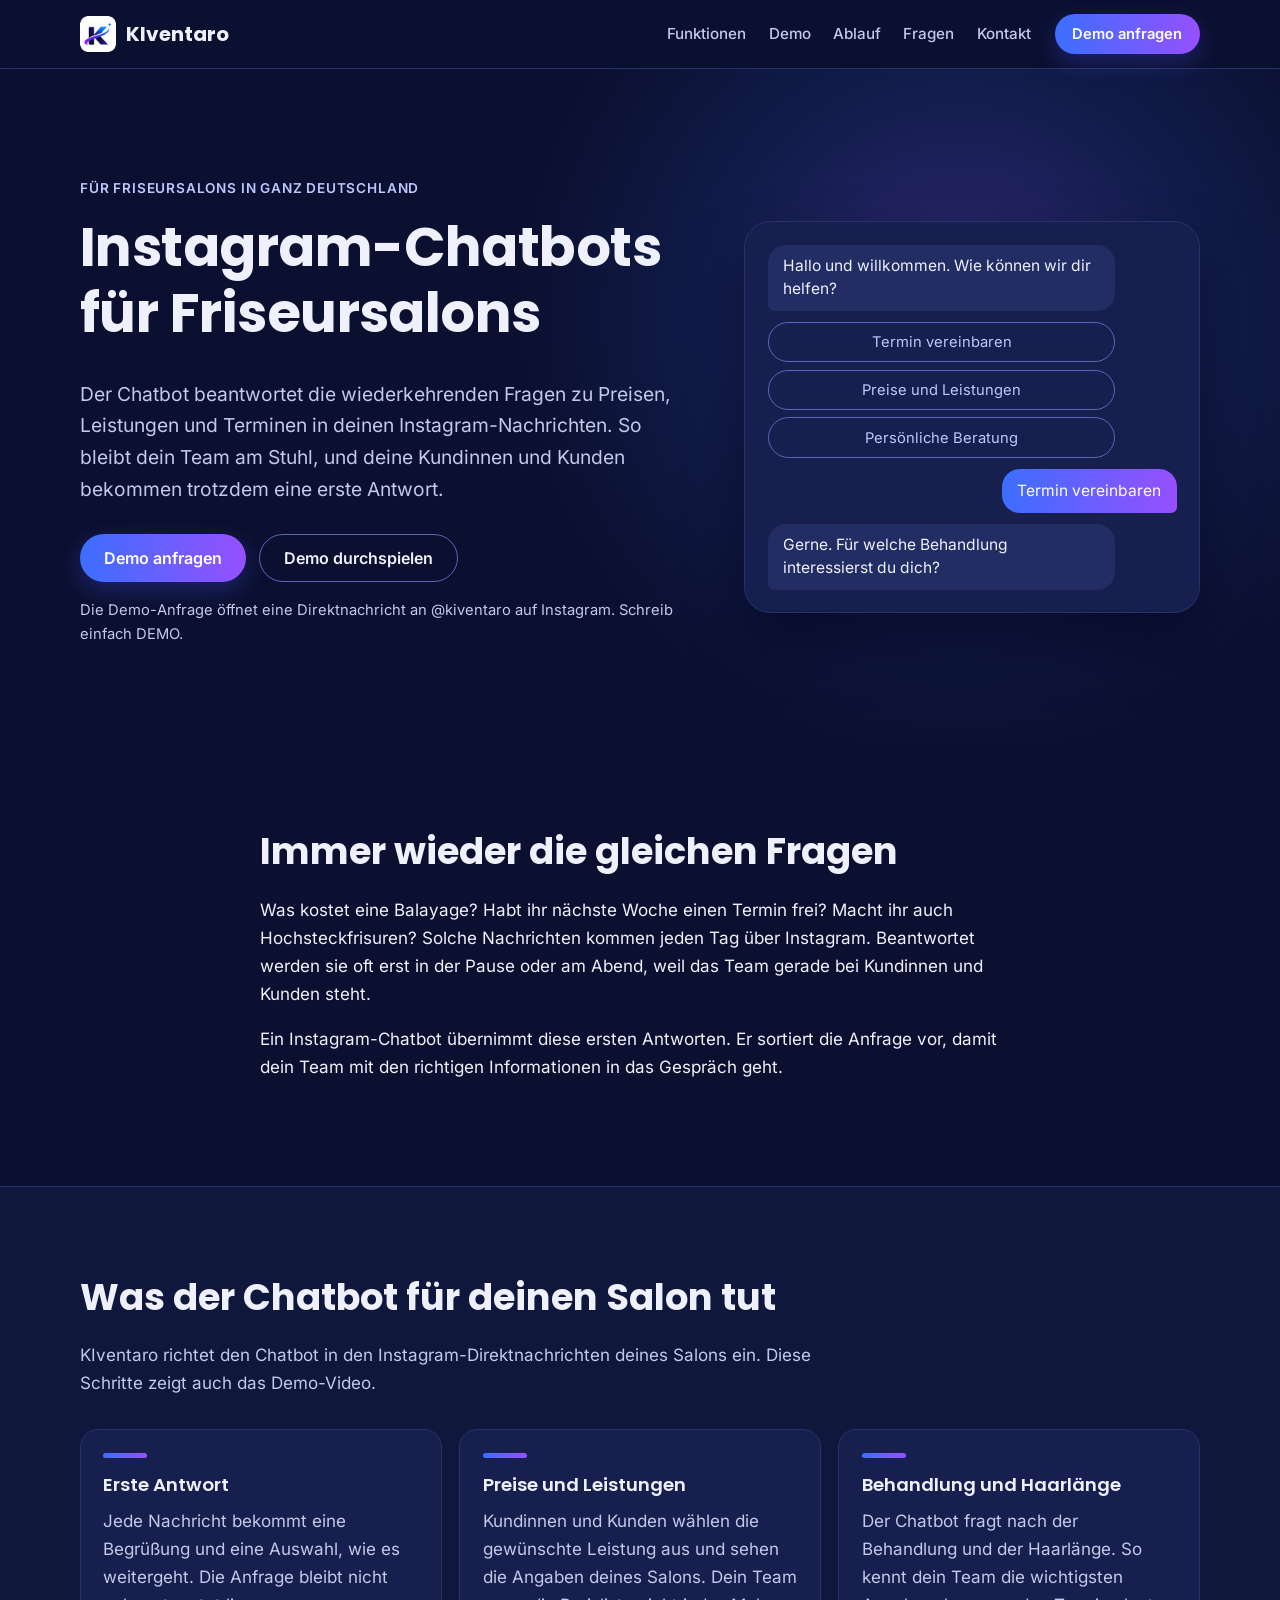
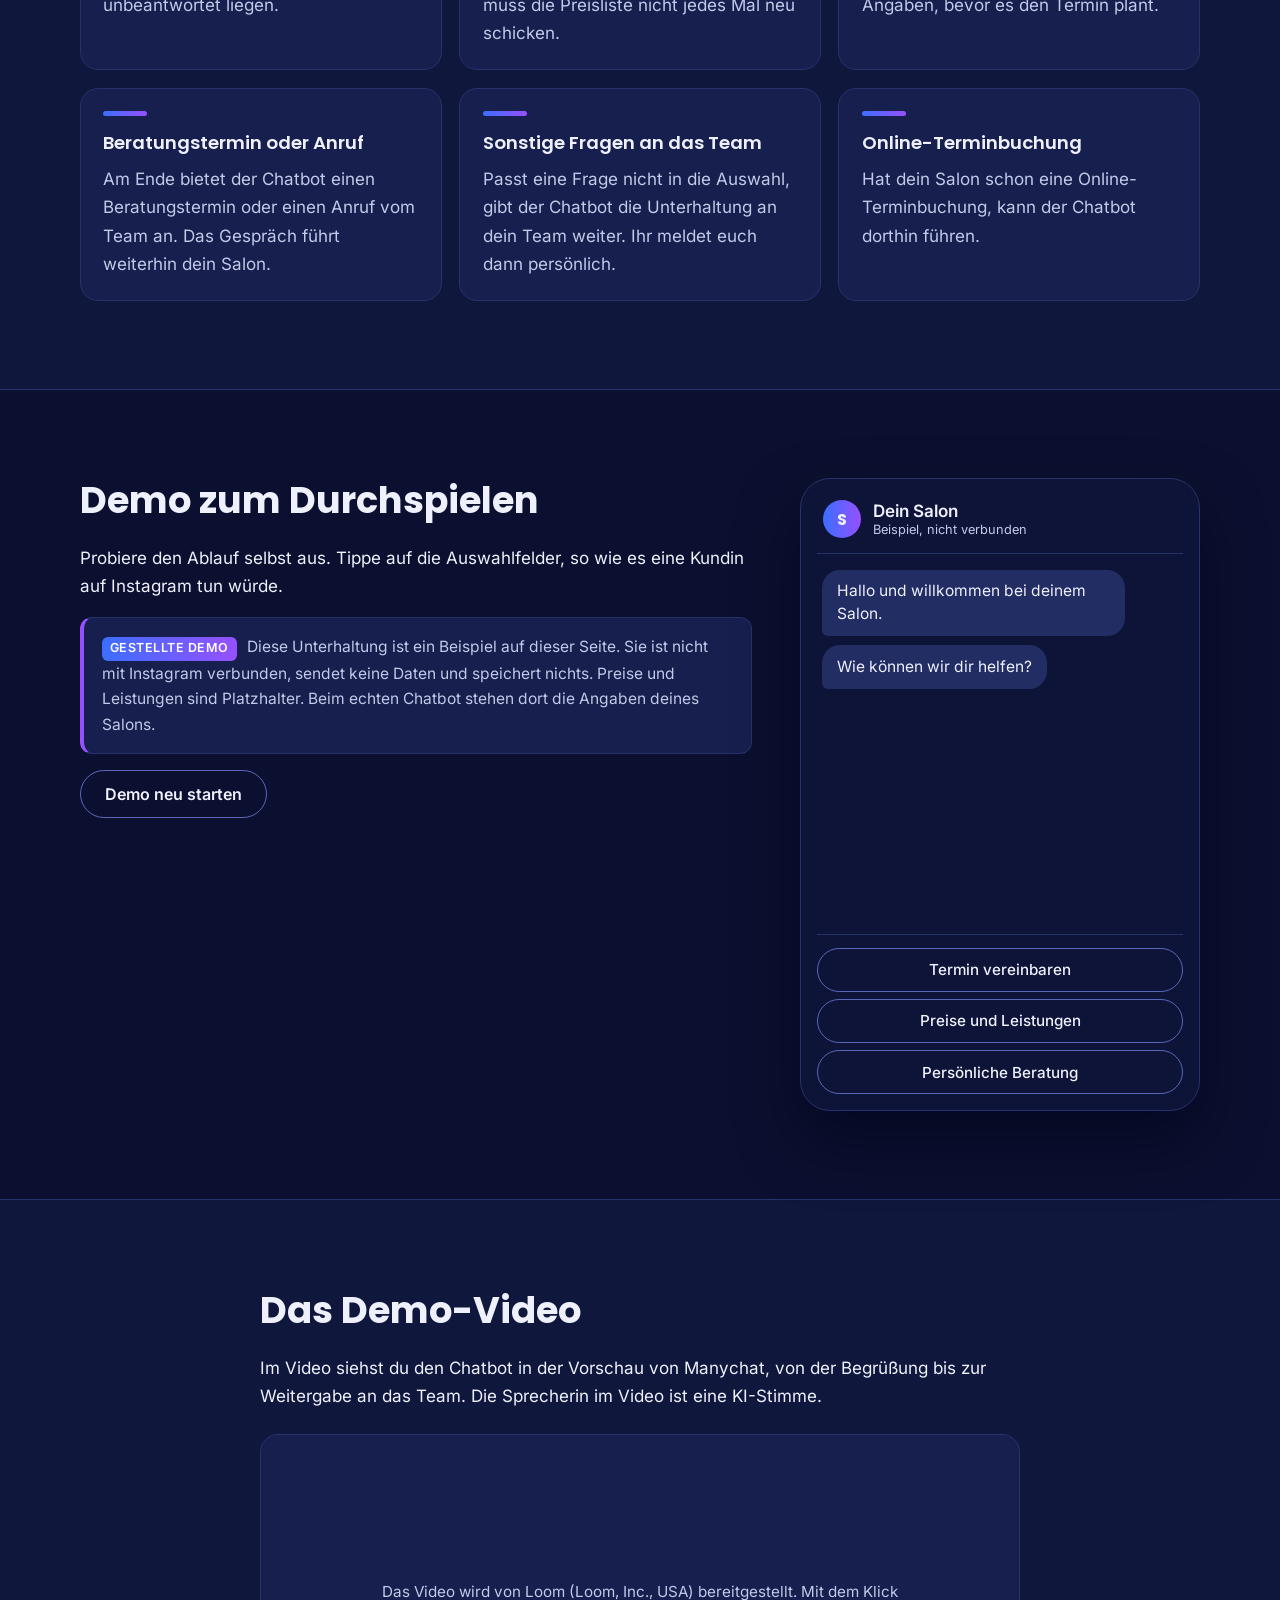
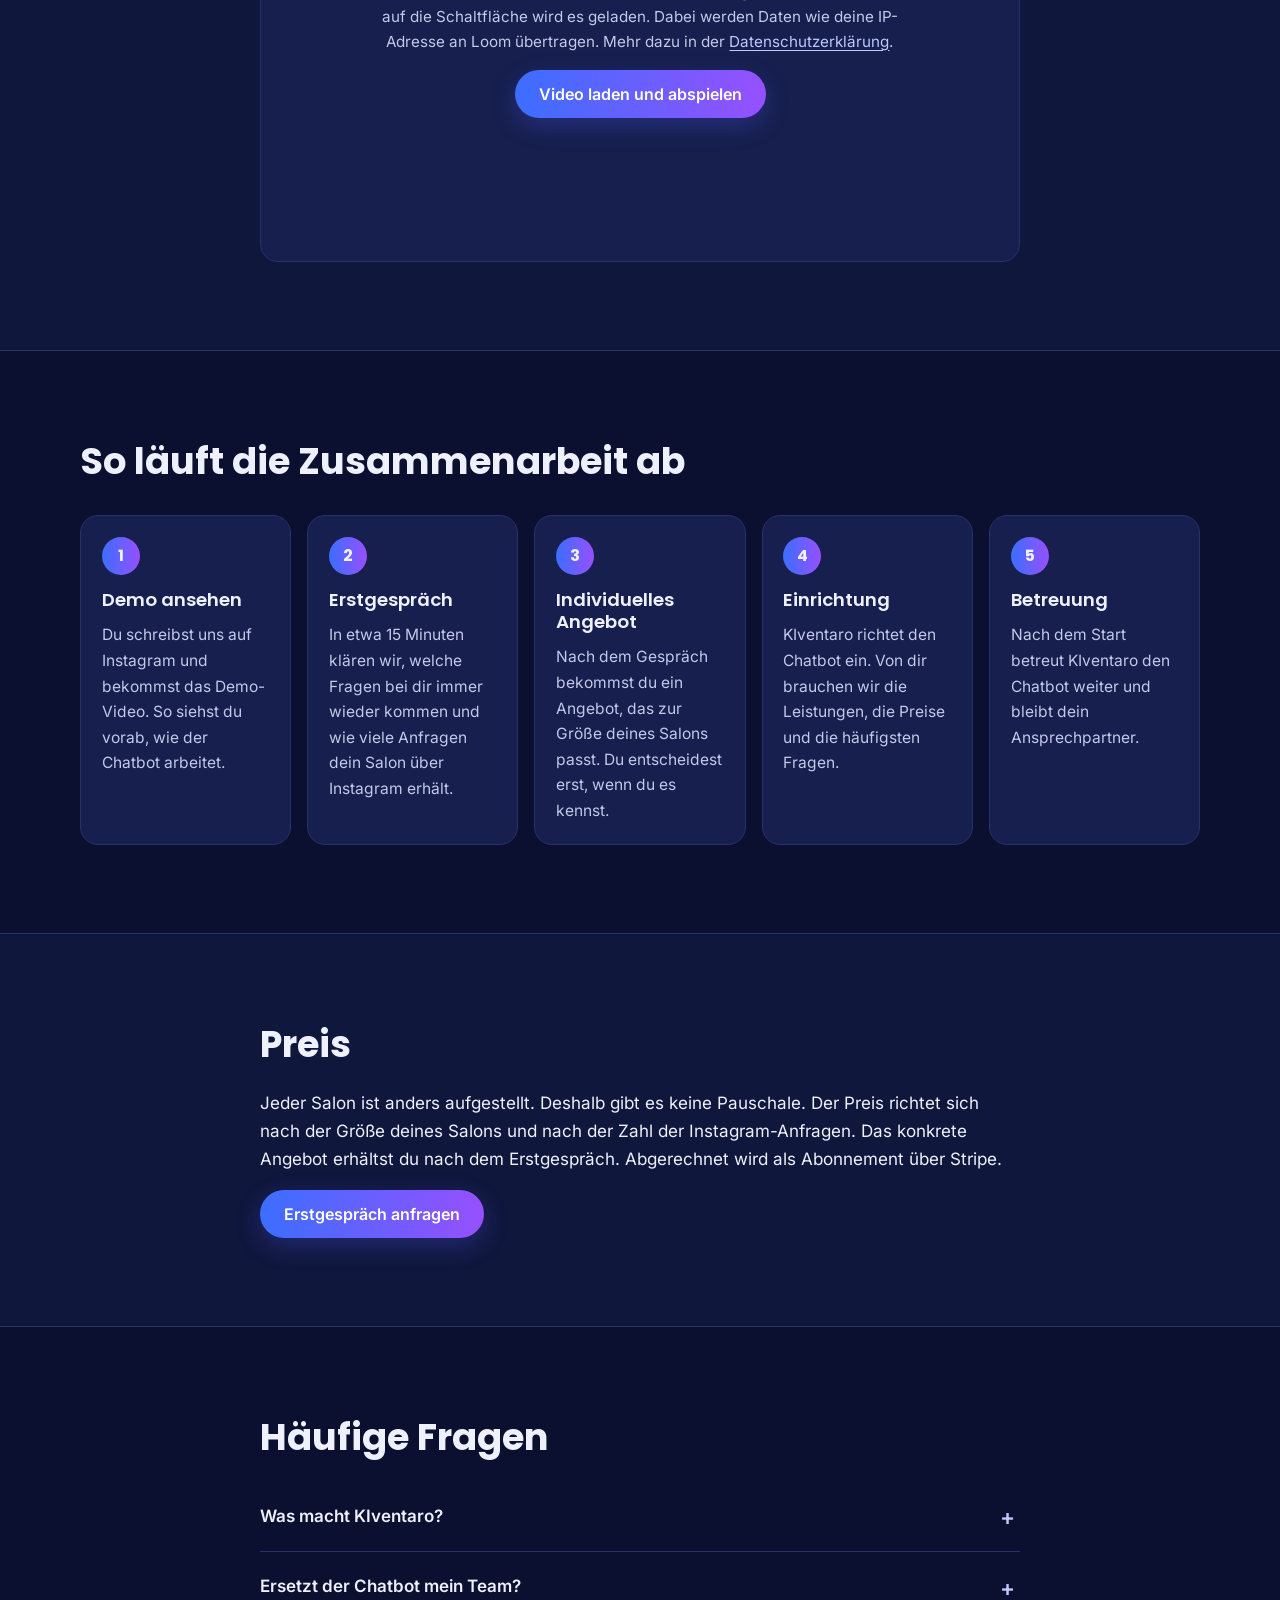
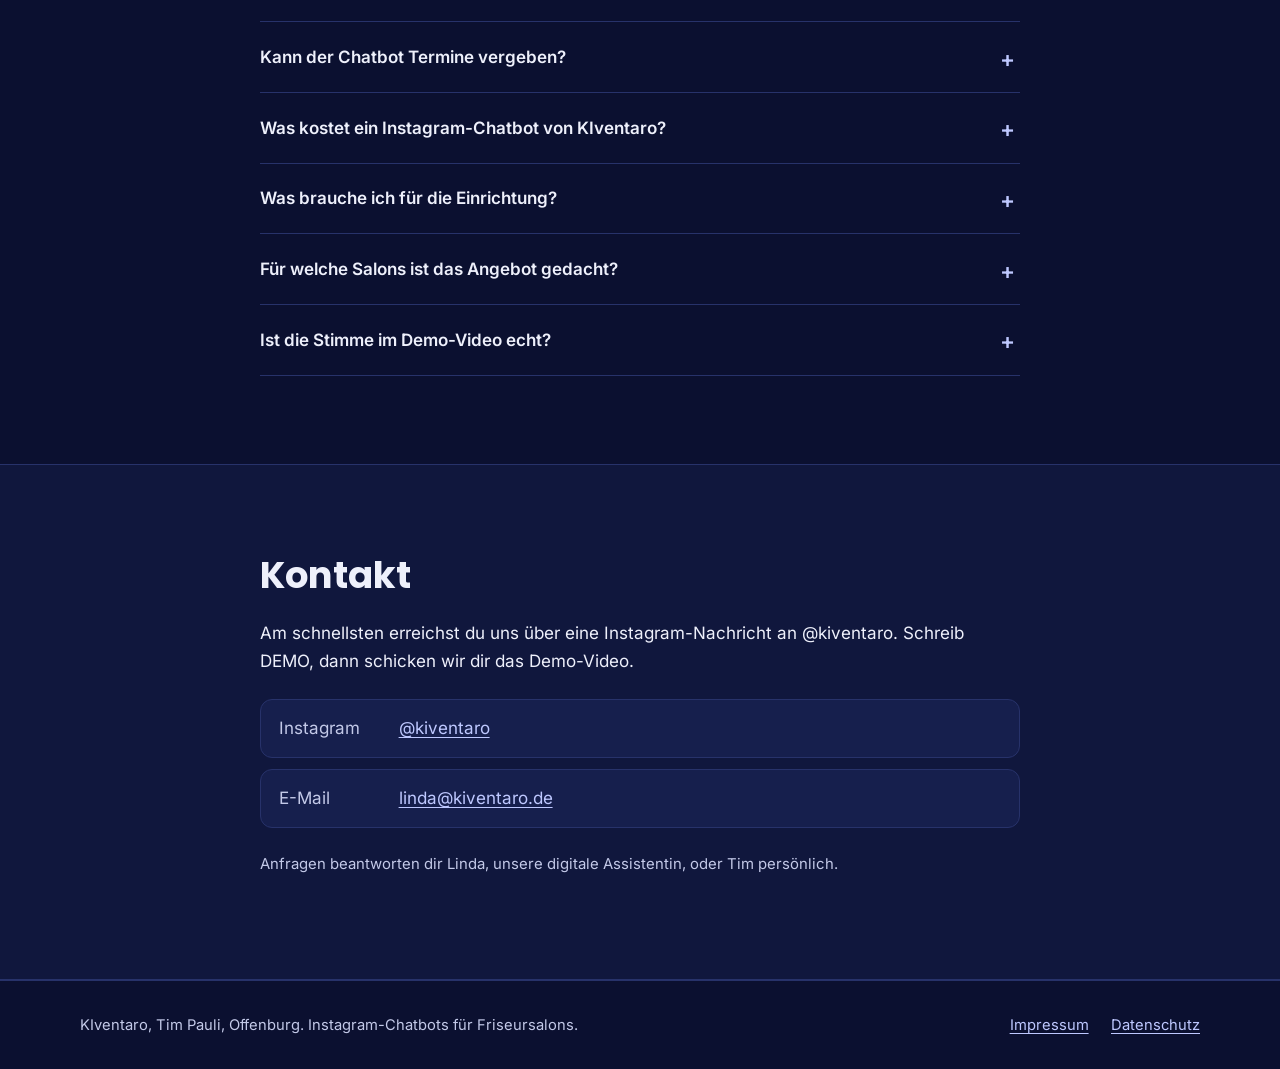
<file: index.html>
<!DOCTYPE html>
<html lang="de">
<head>
  <meta charset="utf-8">
  <meta name="viewport" content="width=device-width, initial-scale=1">
  <title>KIventaro: Instagram-Chatbots für Friseursalons</title>
  <meta name="description" content="KIventaro richtet Instagram-Chatbots für Friseursalons ein und betreut sie. Der Chatbot beantwortet wiederkehrende Fragen zu Preisen, Leistungen und Terminen. Für Salons in ganz Deutschland.">
  <link rel="canonical" href="https://kiventaro.de/">
  <meta name="robots" content="index, follow">
  <meta name="theme-color" content="#0b1030">

  <meta property="og:type" content="website">
  <meta property="og:locale" content="de_DE">
  <meta property="og:site_name" content="KIventaro">
  <meta property="og:title" content="KIventaro: Instagram-Chatbots für Friseursalons">
  <meta property="og:description" content="Der Chatbot beantwortet wiederkehrende Fragen zu Preisen, Leistungen und Terminen in den Instagram-Nachrichten deines Salons. Einrichtung und Betreuung durch KIventaro.">
  <meta property="og:url" content="https://kiventaro.de/">
  <meta property="og:image" content="https://kiventaro.de/assets/img/og-image.png">
  <meta property="og:image:width" content="1200">
  <meta property="og:image:height" content="630">
  <meta property="og:image:alt" content="KIventaro: Instagram-Chatbots für Friseursalons">
  <meta name="twitter:card" content="summary_large_image">

  <link rel="icon" href="/assets/img/favicon-64.png" type="image/png">
  <link rel="apple-touch-icon" href="/assets/img/apple-touch-icon.png">
  <link rel="preload" href="/assets/fonts/poppins-latin-700-normal.woff2" as="font" type="font/woff2" crossorigin>
  <link rel="preload" href="/assets/fonts/inter-latin-400-normal.woff2" as="font" type="font/woff2" crossorigin>
  <link rel="stylesheet" href="/assets/css/style.css">

  <script type="application/ld+json">
  {
    "@context": "https://schema.org",
    "@graph": [
      {
        "@type": "Organization",
        "@id": "https://kiventaro.de/#organisation",
        "name": "KIventaro",
        "url": "https://kiventaro.de/",
        "logo": "https://kiventaro.de/assets/img/logo-512.png",
        "description": "KIventaro richtet Instagram-Chatbots für Friseursalons ein und betreut sie danach weiter.",
        "email": "linda@kiventaro.de",
        "founder": { "@type": "Person", "name": "Tim Pauli" },
        "address": {
          "@type": "PostalAddress",
          "streetAddress": "Josef-Gottwald-Straße 9",
          "postalCode": "77654",
          "addressLocality": "Offenburg",
          "addressCountry": "DE"
        },
        "sameAs": ["https://www.instagram.com/kiventaro/"]
      },
      {
        "@type": "Service",
        "@id": "https://kiventaro.de/#leistung",
        "name": "Instagram-Chatbot für Friseursalons",
        "serviceType": "Einrichtung und Betreuung von Instagram-Chatbots",
        "provider": { "@id": "https://kiventaro.de/#organisation" },
        "areaServed": { "@type": "Country", "name": "Deutschland" },
        "audience": { "@type": "BusinessAudience", "audienceType": "Inhaberinnen und Inhaber von Friseursalons" },
        "description": "Der Chatbot antwortet in den Instagram-Direktnachrichten des Salons, zeigt Preise und Leistungen, fragt nach Behandlung und Haarlänge, bietet einen Beratungstermin oder einen Anruf vom Team an und gibt sonstige Fragen an das Team weiter. Der Preis wird individuell nach Salongröße und Zahl der Anfragen festgelegt."
      },
      {
        "@type": "WebSite",
        "@id": "https://kiventaro.de/#website",
        "url": "https://kiventaro.de/",
        "name": "KIventaro",
        "inLanguage": "de-DE",
        "publisher": { "@id": "https://kiventaro.de/#organisation" }
      },
      {
        "@type": "FAQPage",
        "@id": "https://kiventaro.de/#faq",
        "mainEntity": [
          { "@type": "Question", "name": "Was macht KIventaro?", "acceptedAnswer": { "@type": "Answer", "text": "KIventaro richtet Instagram-Chatbots für Friseursalons ein und betreut sie danach weiter. Der Chatbot beantwortet wiederkehrende Fragen zu Preisen, Leistungen und Terminen in den Instagram-Direktnachrichten des Salons." } },
          { "@type": "Question", "name": "Ersetzt der Chatbot mein Team?", "acceptedAnswer": { "@type": "Answer", "text": "Nein. Der Chatbot übernimmt die ersten Standardfragen und bereitet den Termin oder Rückruf vor. Die Beratung bleibt bei deinem Team. Fragen, die nicht in die Auswahl passen, gibt er an das Team weiter." } },
          { "@type": "Question", "name": "Kann der Chatbot Termine vergeben?", "acceptedAnswer": { "@type": "Answer", "text": "Der Chatbot fragt nach Behandlung und Haarlänge und bietet einen Beratungstermin oder einen Anruf vom Team an. Hat dein Salon schon eine Online-Terminbuchung, kann der Chatbot dorthin führen." } },
          { "@type": "Question", "name": "Was kostet ein Instagram-Chatbot von KIventaro?", "acceptedAnswer": { "@type": "Answer", "text": "Der Preis richtet sich nach der Größe des Salons und nach der Zahl der Instagram-Anfragen. Nach einem Erstgespräch von etwa 15 Minuten erhältst du ein individuelles Angebot. Abgerechnet wird als Abonnement über Stripe." } },
          { "@type": "Question", "name": "Was brauche ich für die Einrichtung?", "acceptedAnswer": { "@type": "Answer", "text": "Die Einrichtung übernimmt KIventaro. Von dir werden die Leistungen, die Preise und die häufigsten Fragen deiner Kundinnen und Kunden benötigt." } },
          { "@type": "Question", "name": "Für welche Salons ist das Angebot gedacht?", "acceptedAnswer": { "@type": "Answer", "text": "Für Inhaberinnen und Inhaber von Friseursalons in ganz Deutschland, die über Instagram regelmäßig Anfragen bekommen." } },
          { "@type": "Question", "name": "Ist die Stimme im Demo-Video echt?", "acceptedAnswer": { "@type": "Answer", "text": "Nein, die Sprecherin im Demo-Video ist eine KI-Stimme. Der Chatbot selbst antwortet schriftlich in den Instagram-Nachrichten." } }
        ]
      }
    ]
  }
  </script>
</head>
<body>
  <a class="skip" href="#inhalt">Zum Inhalt springen</a>

  <header class="site-header">
    <div class="wrap header-inner">
      <a class="brand" href="/" aria-label="KIventaro Startseite">
        <img src="/assets/img/logo-mark.png" alt="" width="36" height="36">
        <span>KIventaro</span>
      </a>
      <nav class="nav" aria-label="Hauptnavigation">
        <a href="#funktionen">Funktionen</a>
        <a href="#demo">Demo</a>
        <a href="#ablauf">Ablauf</a>
        <a href="#fragen">Fragen</a>
        <a href="#kontakt">Kontakt</a>
      </nav>
      <a class="btn btn-small" href="https://ig.me/m/kiventaro" rel="noopener" target="_blank">Demo anfragen</a>
    </div>
  </header>

  <main id="inhalt">

    <section class="hero">
      <div class="wrap hero-grid">
        <div>
          <p class="eyebrow">Für Friseursalons in ganz Deutschland</p>
          <h1>Instagram-Chatbots für Friseursalons</h1>
          <p class="lead">Der Chatbot beantwortet die wiederkehrenden Fragen zu Preisen, Leistungen und Terminen in deinen Instagram-Nachrichten. So bleibt dein Team am Stuhl, und deine Kundinnen und Kunden bekommen trotzdem eine erste Antwort.</p>
          <div class="actions">
            <a class="btn" href="https://ig.me/m/kiventaro" rel="noopener" target="_blank">Demo anfragen</a>
            <a class="btn btn-ghost" href="#demo">Demo durchspielen</a>
          </div>
          <p class="note">Die Demo-Anfrage öffnet eine Direktnachricht an @kiventaro auf Instagram. Schreib einfach DEMO.</p>
        </div>
        <div class="hero-card" aria-hidden="true">
          <div class="bubble bot">Hallo und willkommen. Wie können wir dir helfen?</div>
          <div class="chips">
            <span>Termin vereinbaren</span>
            <span>Preise und Leistungen</span>
            <span>Persönliche Beratung</span>
          </div>
          <div class="bubble user">Termin vereinbaren</div>
          <div class="bubble bot">Gerne. Für welche Behandlung interessierst du dich?</div>
        </div>
      </div>
    </section>

    <section class="section" id="problem" aria-labelledby="problem-titel">
      <div class="wrap narrow">
        <h2 id="problem-titel">Immer wieder die gleichen Fragen</h2>
        <p>Was kostet eine Balayage? Habt ihr nächste Woche einen Termin frei? Macht ihr auch Hochsteckfrisuren? Solche Nachrichten kommen jeden Tag über Instagram. Beantwortet werden sie oft erst in der Pause oder am Abend, weil das Team gerade bei Kundinnen und Kunden steht.</p>
        <p>Ein Instagram-Chatbot übernimmt diese ersten Antworten. Er sortiert die Anfrage vor, damit dein Team mit den richtigen Informationen in das Gespräch geht.</p>
      </div>
    </section>

    <section class="section alt" id="funktionen" aria-labelledby="funktionen-titel">
      <div class="wrap">
        <h2 id="funktionen-titel">Was der Chatbot für deinen Salon tut</h2>
        <p class="section-lead">KIventaro richtet den Chatbot in den Instagram-Direktnachrichten deines Salons ein. Diese Schritte zeigt auch das Demo-Video.</p>
        <ul class="cards">
          <li>
            <h3>Erste Antwort</h3>
            <p>Jede Nachricht bekommt eine Begrüßung und eine Auswahl, wie es weitergeht. Die Anfrage bleibt nicht unbeantwortet liegen.</p>
          </li>
          <li>
            <h3>Preise und Leistungen</h3>
            <p>Kundinnen und Kunden wählen die gewünschte Leistung aus und sehen die Angaben deines Salons. Dein Team muss die Preisliste nicht jedes Mal neu schicken.</p>
          </li>
          <li>
            <h3>Behandlung und Haarlänge</h3>
            <p>Der Chatbot fragt nach der Behandlung und der Haarlänge. So kennt dein Team die wichtigsten Angaben, bevor es den Termin plant.</p>
          </li>
          <li>
            <h3>Beratungstermin oder Anruf</h3>
            <p>Am Ende bietet der Chatbot einen Beratungstermin oder einen Anruf vom Team an. Das Gespräch führt weiterhin dein Salon.</p>
          </li>
          <li>
            <h3>Sonstige Fragen an das Team</h3>
            <p>Passt eine Frage nicht in die Auswahl, gibt der Chatbot die Unterhaltung an dein Team weiter. Ihr meldet euch dann persönlich.</p>
          </li>
          <li>
            <h3>Online-Terminbuchung</h3>
            <p>Hat dein Salon schon eine Online-Terminbuchung, kann der Chatbot dorthin führen.</p>
          </li>
        </ul>
      </div>
    </section>

    <section class="section" id="demo" aria-labelledby="demo-titel">
      <div class="wrap demo-grid">
        <div>
          <h2 id="demo-titel">Demo zum Durchspielen</h2>
          <p>Probiere den Ablauf selbst aus. Tippe auf die Auswahlfelder, so wie es eine Kundin auf Instagram tun würde.</p>
          <p class="hint"><span class="tag">Gestellte Demo</span> Diese Unterhaltung ist ein Beispiel auf dieser Seite. Sie ist nicht mit Instagram verbunden, sendet keine Daten und speichert nichts. Preise und Leistungen sind Platzhalter. Beim echten Chatbot stehen dort die Angaben deines Salons.</p>
          <button class="btn btn-ghost" type="button" id="demo-reset">Demo neu starten</button>
        </div>
        <div class="phone" role="region" aria-label="Gestellte Chatbot-Demo">
          <div class="phone-top">
            <span class="avatar" aria-hidden="true">S</span>
            <div>
              <p class="phone-name">Dein Salon</p>
              <p class="phone-sub">Beispiel, nicht verbunden</p>
            </div>
          </div>
          <div class="chat" id="chat" aria-live="polite"></div>
          <div class="choices" id="choices"></div>
        </div>
      </div>
      <noscript><p class="wrap">Die Demo benötigt JavaScript. Alternativ zeigt das Demo-Video den Ablauf.</p></noscript>
    </section>

    <section class="section alt" id="video" aria-labelledby="video-titel">
      <div class="wrap narrow">
        <h2 id="video-titel">Das Demo-Video</h2>
        <p>Im Video siehst du den Chatbot in der Vorschau von Manychat, von der Begrüßung bis zur Weitergabe an das Team. Die Sprecherin im Video ist eine KI-Stimme.</p>
        <div class="video" id="video-box" data-src="https://www.loom.com/embed/ea7e9d8f66ff44aabf664839dc05c6e6">
          <div class="video-consent">
            <p>Das Video wird von Loom (Loom, Inc., USA) bereitgestellt. Mit dem Klick auf die Schaltfläche wird es geladen. Dabei werden Daten wie deine IP-Adresse an Loom übertragen. Mehr dazu in der <a href="/datenschutz.html#loom">Datenschutzerklärung</a>.</p>
            <button class="btn" type="button" id="video-load">Video laden und abspielen</button>
            <p class="video-missing" hidden>Das Video wird hier eingebunden, sobald der Link hinterlegt ist. Bis dahin schicken wir es dir gern per Instagram-Nachricht.</p>
          </div>
        </div>
      </div>
    </section>

    <section class="section" id="ablauf" aria-labelledby="ablauf-titel">
      <div class="wrap">
        <h2 id="ablauf-titel">So läuft die Zusammenarbeit ab</h2>
        <ol class="steps">
          <li><h3>Demo ansehen</h3><p>Du schreibst uns auf Instagram und bekommst das Demo-Video. So siehst du vorab, wie der Chatbot arbeitet.</p></li>
          <li><h3>Erstgespräch</h3><p>In etwa 15 Minuten klären wir, welche Fragen bei dir immer wieder kommen und wie viele Anfragen dein Salon über Instagram erhält.</p></li>
          <li><h3>Individuelles Angebot</h3><p>Nach dem Gespräch bekommst du ein Angebot, das zur Größe deines Salons passt. Du entscheidest erst, wenn du es kennst.</p></li>
          <li><h3>Einrichtung</h3><p>KIventaro richtet den Chatbot ein. Von dir brauchen wir die Leistungen, die Preise und die häufigsten Fragen.</p></li>
          <li><h3>Betreuung</h3><p>Nach dem Start betreut KIventaro den Chatbot weiter und bleibt dein Ansprechpartner.</p></li>
        </ol>
      </div>
    </section>

    <section class="section alt" id="preis" aria-labelledby="preis-titel">
      <div class="wrap narrow">
        <h2 id="preis-titel">Preis</h2>
        <p>Jeder Salon ist anders aufgestellt. Deshalb gibt es keine Pauschale. Der Preis richtet sich nach der Größe deines Salons und nach der Zahl der Instagram-Anfragen. Das konkrete Angebot erhältst du nach dem Erstgespräch. Abgerechnet wird als Abonnement über Stripe.</p>
        <a class="btn" href="https://ig.me/m/kiventaro" rel="noopener" target="_blank">Erstgespräch anfragen</a>
      </div>
    </section>

    <section class="section" id="fragen" aria-labelledby="fragen-titel">
      <div class="wrap narrow">
        <h2 id="fragen-titel">Häufige Fragen</h2>
        <div class="faq">
          <details><summary>Was macht KIventaro?</summary><p>KIventaro richtet Instagram-Chatbots für Friseursalons ein und betreut sie danach weiter. Der Chatbot beantwortet wiederkehrende Fragen zu Preisen, Leistungen und Terminen in den Instagram-Direktnachrichten des Salons.</p></details>
          <details><summary>Ersetzt der Chatbot mein Team?</summary><p>Nein. Der Chatbot übernimmt die ersten Standardfragen und bereitet den Termin oder Rückruf vor. Die Beratung bleibt bei deinem Team. Fragen, die nicht in die Auswahl passen, gibt er an das Team weiter.</p></details>
          <details><summary>Kann der Chatbot Termine vergeben?</summary><p>Der Chatbot fragt nach Behandlung und Haarlänge und bietet einen Beratungstermin oder einen Anruf vom Team an. Hat dein Salon schon eine Online-Terminbuchung, kann der Chatbot dorthin führen.</p></details>
          <details><summary>Was kostet ein Instagram-Chatbot von KIventaro?</summary><p>Der Preis richtet sich nach der Größe des Salons und nach der Zahl der Instagram-Anfragen. Nach einem Erstgespräch von etwa 15 Minuten erhältst du ein individuelles Angebot. Abgerechnet wird als Abonnement über Stripe.</p></details>
          <details><summary>Was brauche ich für die Einrichtung?</summary><p>Die Einrichtung übernimmt KIventaro. Von dir werden die Leistungen, die Preise und die häufigsten Fragen deiner Kundinnen und Kunden benötigt.</p></details>
          <details><summary>Für welche Salons ist das Angebot gedacht?</summary><p>Für Inhaberinnen und Inhaber von Friseursalons in ganz Deutschland, die über Instagram regelmäßig Anfragen bekommen.</p></details>
          <details><summary>Ist die Stimme im Demo-Video echt?</summary><p>Nein, die Sprecherin im Demo-Video ist eine KI-Stimme. Der Chatbot selbst antwortet schriftlich in den Instagram-Nachrichten.</p></details>
        </div>
      </div>
    </section>

    <section class="section alt" id="kontakt" aria-labelledby="kontakt-titel">
      <div class="wrap narrow">
        <h2 id="kontakt-titel">Kontakt</h2>
        <p>Am schnellsten erreichst du uns über eine Instagram-Nachricht an @kiventaro. Schreib DEMO, dann schicken wir dir das Demo-Video.</p>
        <ul class="contact">
          <li><span>Instagram</span><a href="https://www.instagram.com/kiventaro/" rel="noopener" target="_blank">@kiventaro</a></li>
          <li><span>E-Mail</span><a href="mailto:linda@kiventaro.de">linda@kiventaro.de</a></li>
        </ul>
        <p class="small">Anfragen beantworten dir Linda, unsere digitale Assistentin, oder Tim persönlich.</p>
      </div>
    </section>

  </main>

  <footer class="site-footer">
    <div class="wrap footer-inner">
      <p>KIventaro, Tim Pauli, Offenburg. Instagram-Chatbots für Friseursalons.</p>
      <nav aria-label="Rechtliches">
        <a href="/impressum.html">Impressum</a>
        <a href="/datenschutz.html">Datenschutz</a>
      </nav>
    </div>
  </footer>

  <script src="/assets/js/main.js" defer></script>
</body>
</html>
</file>
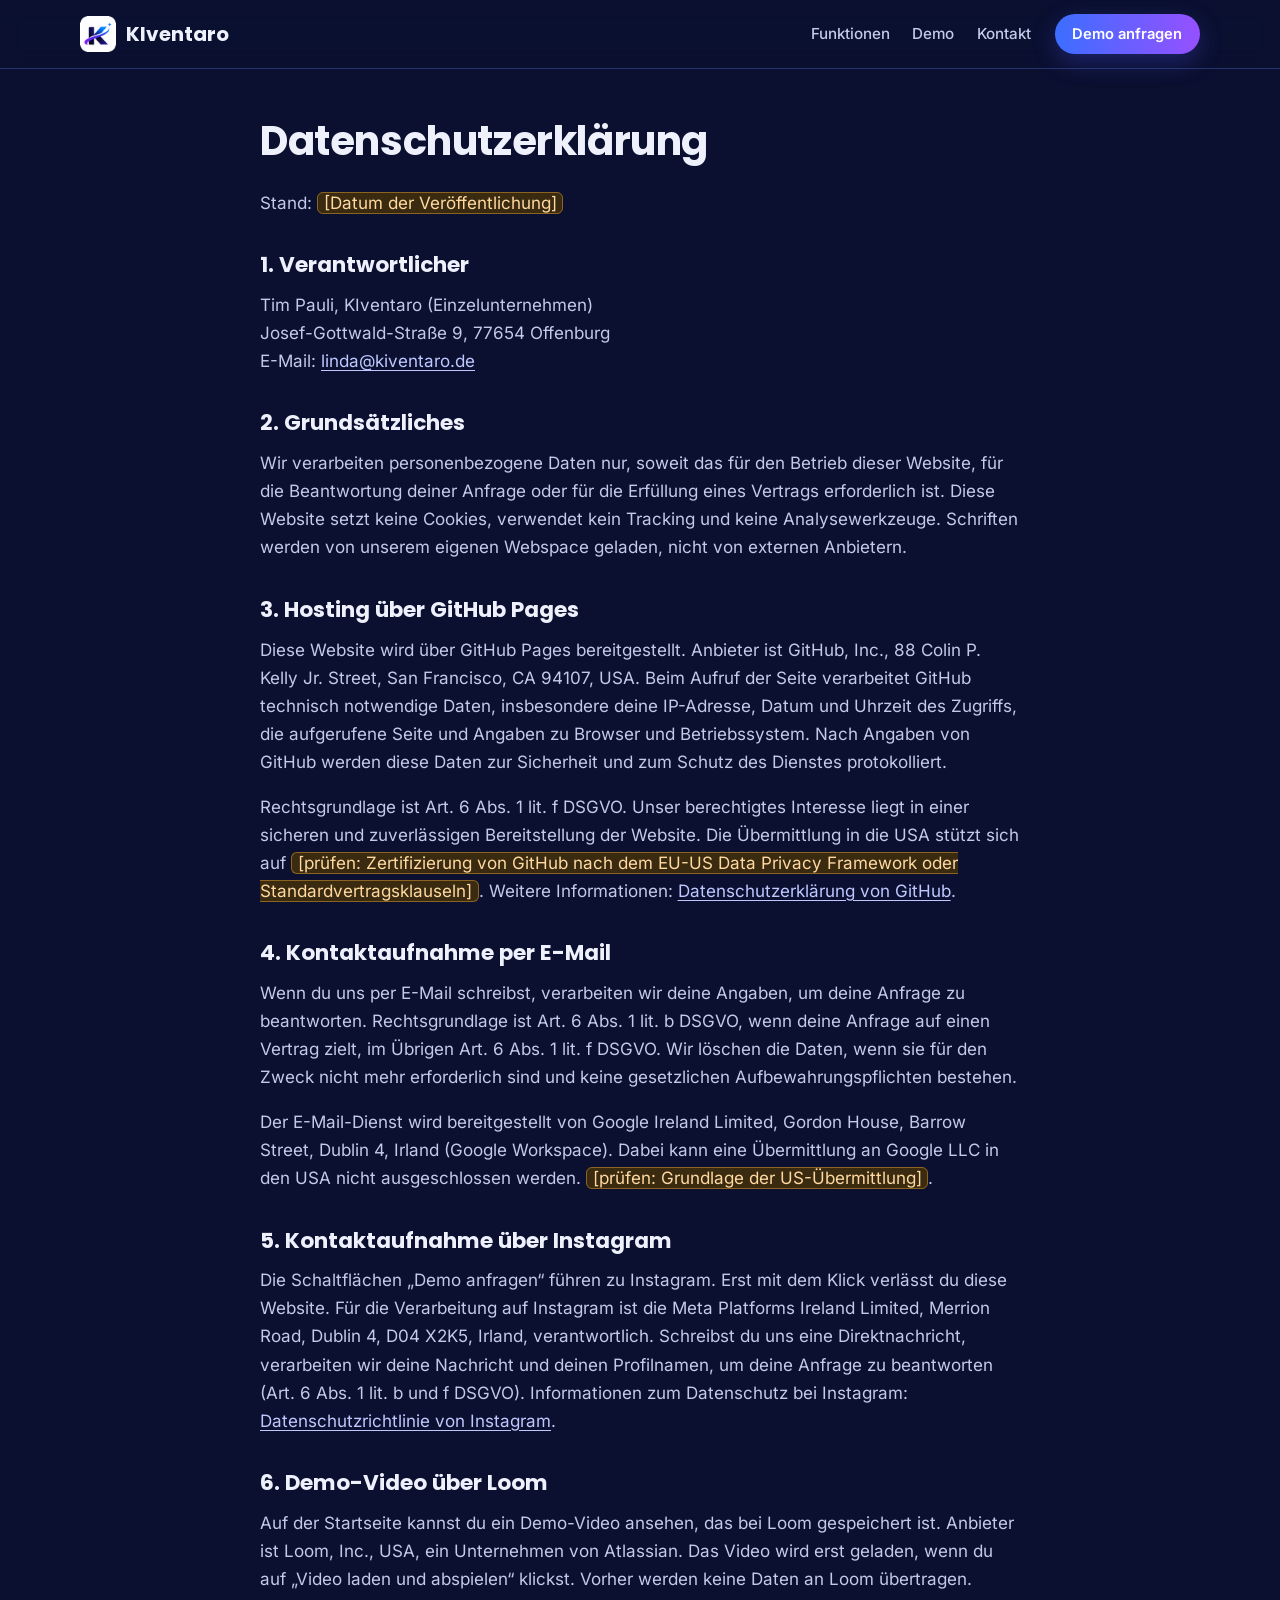
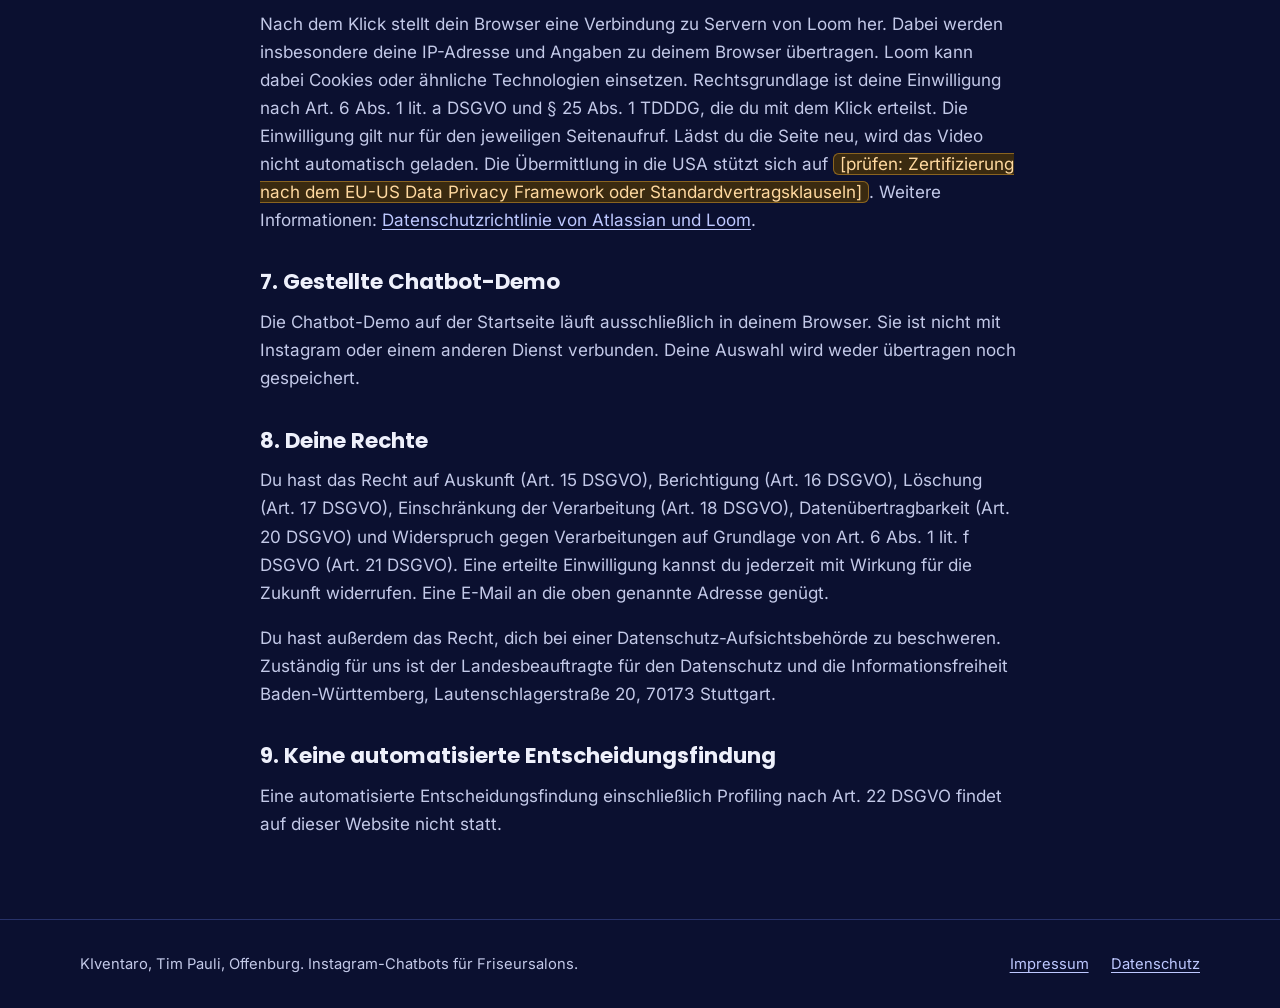
<file: datenschutz.html>
<!DOCTYPE html>
<html lang="de">
<head>
  <meta charset="utf-8">
  <meta name="viewport" content="width=device-width, initial-scale=1">
  <title>Datenschutzerklärung | KIventaro</title>
  <meta name="description" content="Datenschutzerklärung der Website kiventaro.de.">
  <link rel="canonical" href="https://kiventaro.de/datenschutz.html">
  <meta name="theme-color" content="#0b1030">
  <link rel="icon" href="/assets/img/favicon-64.png" type="image/png">
  <link rel="stylesheet" href="/assets/css/style.css">
</head>
<body>
  <a class="skip" href="#inhalt">Zum Inhalt springen</a>
  <header class="site-header">
    <div class="wrap header-inner">
      <a class="brand" href="/" aria-label="KIventaro Startseite">
        <img src="/assets/img/logo-mark.png" alt="" width="36" height="36">
        <span>KIventaro</span>
      </a>
      <nav class="nav" aria-label="Hauptnavigation">
        <a href="/#funktionen">Funktionen</a>
        <a href="/#demo">Demo</a>
        <a href="/#kontakt">Kontakt</a>
      </nav>
      <a class="btn btn-small" href="https://ig.me/m/kiventaro" rel="noopener" target="_blank">Demo anfragen</a>
    </div>
  </header>
  <main id="inhalt" class="legal">
    <div class="wrap narrow">
      <!-- ENTWURF: vor Veroeffentlichung mit Generator abgleichen und rechtlich pruefen lassen. -->
      <h1>Datenschutzerklärung</h1>
      <p>Stand: <span class="open">[Datum der Veröffentlichung]</span></p>

      <h2>1. Verantwortlicher</h2>
      <address>
        Tim Pauli, KIventaro (Einzelunternehmen)<br>
        Josef-Gottwald-Straße 9, 77654 Offenburg<br>
        E-Mail: <a href="mailto:linda@kiventaro.de">linda@kiventaro.de</a>
      </address>

      <h2>2. Grundsätzliches</h2>
      <p>Wir verarbeiten personenbezogene Daten nur, soweit das für den Betrieb dieser Website, für die Beantwortung deiner Anfrage oder für die Erfüllung eines Vertrags erforderlich ist. Diese Website setzt keine Cookies, verwendet kein Tracking und keine Analysewerkzeuge. Schriften werden von unserem eigenen Webspace geladen, nicht von externen Anbietern.</p>

      <h2>3. Hosting über GitHub Pages</h2>
      <p>Diese Website wird über GitHub Pages bereitgestellt. Anbieter ist GitHub, Inc., 88 Colin P. Kelly Jr. Street, San Francisco, CA 94107, USA. Beim Aufruf der Seite verarbeitet GitHub technisch notwendige Daten, insbesondere deine IP-Adresse, Datum und Uhrzeit des Zugriffs, die aufgerufene Seite und Angaben zu Browser und Betriebssystem. Nach Angaben von GitHub werden diese Daten zur Sicherheit und zum Schutz des Dienstes protokolliert.</p>
      <p>Rechtsgrundlage ist Art. 6 Abs. 1 lit. f DSGVO. Unser berechtigtes Interesse liegt in einer sicheren und zuverlässigen Bereitstellung der Website. Die Übermittlung in die USA stützt sich auf <span class="open">[prüfen: Zertifizierung von GitHub nach dem EU-US Data Privacy Framework oder Standardvertragsklauseln]</span>. Weitere Informationen: <a href="https://docs.github.com/de/site-policy/privacy-policies/github-general-privacy-statement" rel="noopener" target="_blank">Datenschutzerklärung von GitHub</a>.</p>

      <h2>4. Kontaktaufnahme per E-Mail</h2>
      <p>Wenn du uns per E-Mail schreibst, verarbeiten wir deine Angaben, um deine Anfrage zu beantworten. Rechtsgrundlage ist Art. 6 Abs. 1 lit. b DSGVO, wenn deine Anfrage auf einen Vertrag zielt, im Übrigen Art. 6 Abs. 1 lit. f DSGVO. Wir löschen die Daten, wenn sie für den Zweck nicht mehr erforderlich sind und keine gesetzlichen Aufbewahrungspflichten bestehen.</p>
      <p>Der E-Mail-Dienst wird bereitgestellt von Google Ireland Limited, Gordon House, Barrow Street, Dublin 4, Irland (Google Workspace). Dabei kann eine Übermittlung an Google LLC in den USA nicht ausgeschlossen werden. <span class="open">[prüfen: Grundlage der US-Übermittlung]</span>.</p>

      <h2>5. Kontaktaufnahme über Instagram</h2>
      <p>Die Schaltflächen „Demo anfragen“ führen zu Instagram. Erst mit dem Klick verlässt du diese Website. Für die Verarbeitung auf Instagram ist die Meta Platforms Ireland Limited, Merrion Road, Dublin 4, D04 X2K5, Irland, verantwortlich. Schreibst du uns eine Direktnachricht, verarbeiten wir deine Nachricht und deinen Profilnamen, um deine Anfrage zu beantworten (Art. 6 Abs. 1 lit. b und f DSGVO). Informationen zum Datenschutz bei Instagram: <a href="https://privacycenter.instagram.com/policy" rel="noopener" target="_blank">Datenschutzrichtlinie von Instagram</a>.</p>

      <h2 id="loom">6. Demo-Video über Loom</h2>
      <p>Auf der Startseite kannst du ein Demo-Video ansehen, das bei Loom gespeichert ist. Anbieter ist Loom, Inc., USA, ein Unternehmen von Atlassian. Das Video wird erst geladen, wenn du auf „Video laden und abspielen“ klickst. Vorher werden keine Daten an Loom übertragen.</p>
      <p>Nach dem Klick stellt dein Browser eine Verbindung zu Servern von Loom her. Dabei werden insbesondere deine IP-Adresse und Angaben zu deinem Browser übertragen. Loom kann dabei Cookies oder ähnliche Technologien einsetzen. Rechtsgrundlage ist deine Einwilligung nach Art. 6 Abs. 1 lit. a DSGVO und § 25 Abs. 1 TDDDG, die du mit dem Klick erteilst. Die Einwilligung gilt nur für den jeweiligen Seitenaufruf. Lädst du die Seite neu, wird das Video nicht automatisch geladen. Die Übermittlung in die USA stützt sich auf <span class="open">[prüfen: Zertifizierung nach dem EU-US Data Privacy Framework oder Standardvertragsklauseln]</span>. Weitere Informationen: <a href="https://www.atlassian.com/legal/privacy-policy" rel="noopener" target="_blank">Datenschutzrichtlinie von Atlassian und Loom</a>.</p>

      <h2>7. Gestellte Chatbot-Demo</h2>
      <p>Die Chatbot-Demo auf der Startseite läuft ausschließlich in deinem Browser. Sie ist nicht mit Instagram oder einem anderen Dienst verbunden. Deine Auswahl wird weder übertragen noch gespeichert.</p>

      <h2>8. Deine Rechte</h2>
      <p>Du hast das Recht auf Auskunft (Art. 15 DSGVO), Berichtigung (Art. 16 DSGVO), Löschung (Art. 17 DSGVO), Einschränkung der Verarbeitung (Art. 18 DSGVO), Datenübertragbarkeit (Art. 20 DSGVO) und Widerspruch gegen Verarbeitungen auf Grundlage von Art. 6 Abs. 1 lit. f DSGVO (Art. 21 DSGVO). Eine erteilte Einwilligung kannst du jederzeit mit Wirkung für die Zukunft widerrufen. Eine E-Mail an die oben genannte Adresse genügt.</p>
      <p>Du hast außerdem das Recht, dich bei einer Datenschutz-Aufsichtsbehörde zu beschweren. Zuständig für uns ist der Landesbeauftragte für den Datenschutz und die Informationsfreiheit Baden-Württemberg, Lautenschlagerstraße 20, 70173 Stuttgart.</p>

      <h2>9. Keine automatisierte Entscheidungsfindung</h2>
      <p>Eine automatisierte Entscheidungsfindung einschließlich Profiling nach Art. 22 DSGVO findet auf dieser Website nicht statt.</p>

    </div>
  </main>
  <footer class="site-footer">
    <div class="wrap footer-inner">
      <p>KIventaro, Tim Pauli, Offenburg. Instagram-Chatbots für Friseursalons.</p>
      <nav aria-label="Rechtliches">
        <a href="/impressum.html">Impressum</a>
        <a href="/datenschutz.html">Datenschutz</a>
      </nav>
    </div>
  </footer>
</body>
</html>
</file>
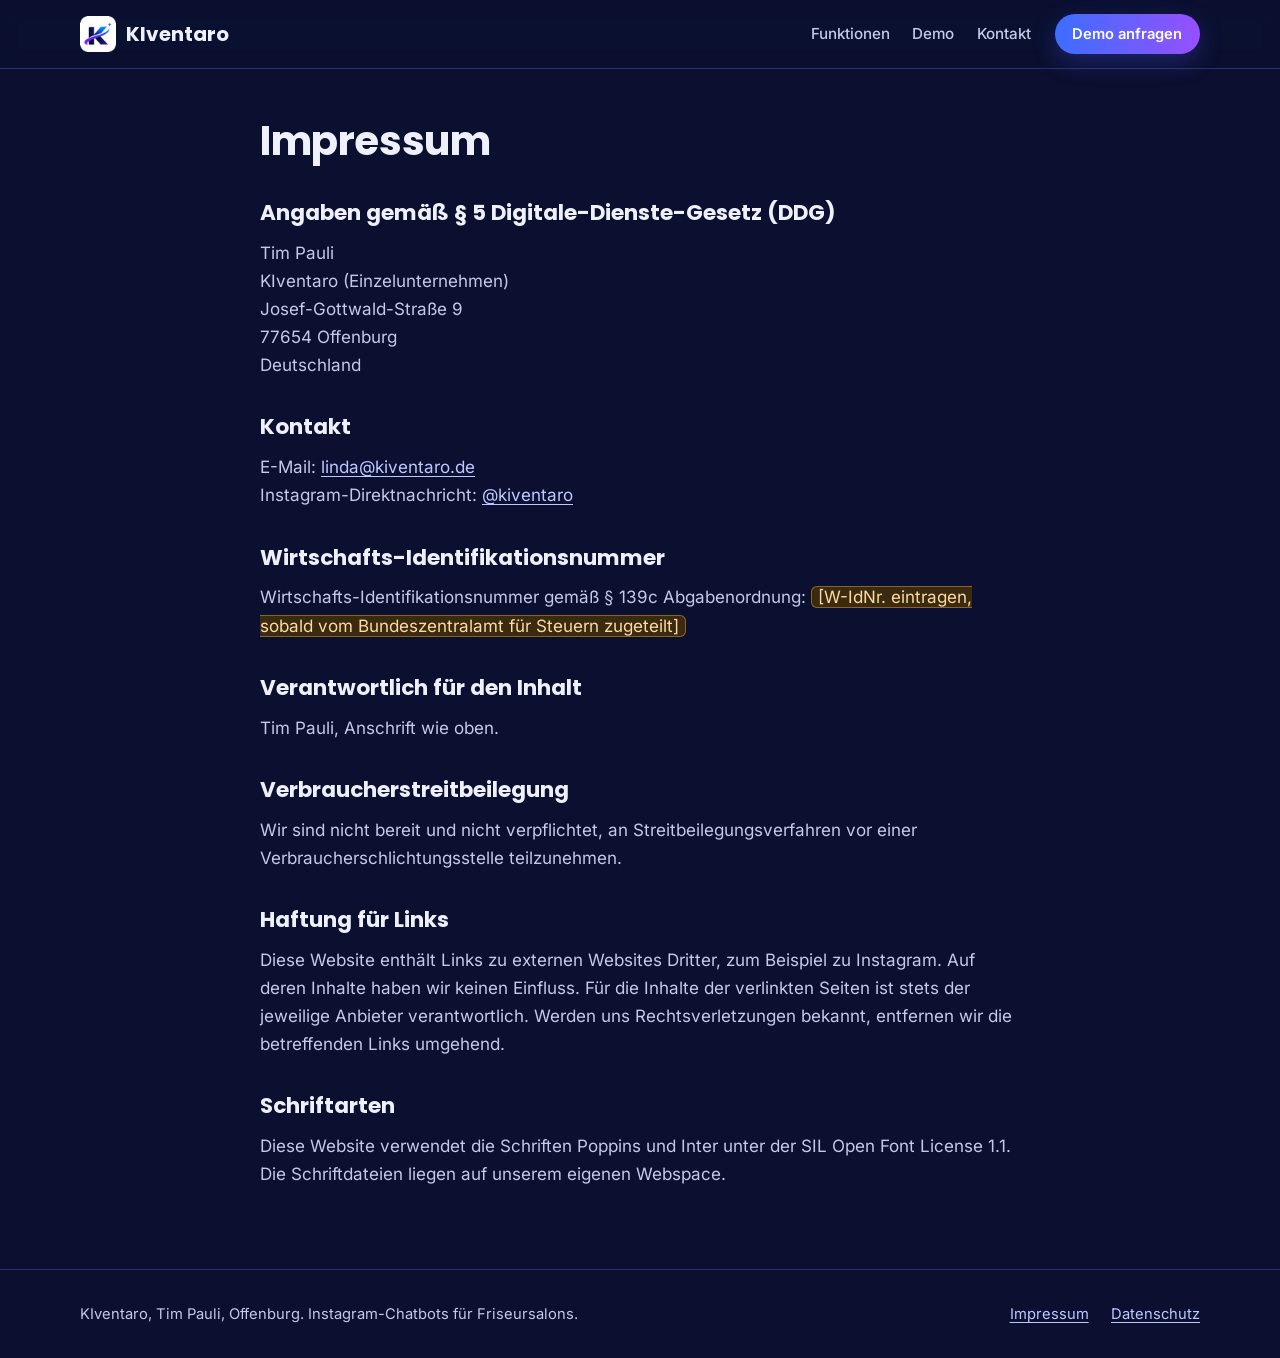
<file: impressum.html>
<!DOCTYPE html>
<html lang="de">
<head>
  <meta charset="utf-8">
  <meta name="viewport" content="width=device-width, initial-scale=1">
  <title>Impressum | KIventaro</title>
  <meta name="description" content="Impressum von KIventaro, Tim Pauli, Offenburg.">
  <link rel="canonical" href="https://kiventaro.de/impressum.html">
  <meta name="theme-color" content="#0b1030">
  <link rel="icon" href="/assets/img/favicon-64.png" type="image/png">
  <link rel="stylesheet" href="/assets/css/style.css">
</head>
<body>
  <a class="skip" href="#inhalt">Zum Inhalt springen</a>
  <header class="site-header">
    <div class="wrap header-inner">
      <a class="brand" href="/" aria-label="KIventaro Startseite">
        <img src="/assets/img/logo-mark.png" alt="" width="36" height="36">
        <span>KIventaro</span>
      </a>
      <nav class="nav" aria-label="Hauptnavigation">
        <a href="/#funktionen">Funktionen</a>
        <a href="/#demo">Demo</a>
        <a href="/#kontakt">Kontakt</a>
      </nav>
      <a class="btn btn-small" href="https://ig.me/m/kiventaro" rel="noopener" target="_blank">Demo anfragen</a>
    </div>
  </header>
  <main id="inhalt" class="legal">
    <div class="wrap narrow">
      <!-- ENTWURF: vor Veroeffentlichung mit Generator abgleichen und rechtlich pruefen lassen. Offene Stellen sind mit class="open" markiert. -->
      <h1>Impressum</h1>
      <h2>Angaben gemäß § 5 Digitale-Dienste-Gesetz (DDG)</h2>
      <address>
        Tim Pauli<br>
        KIventaro (Einzelunternehmen)<br>
        Josef-Gottwald-Straße 9<br>
        77654 Offenburg<br>
        Deutschland
      </address>

      <h2>Kontakt</h2>
      <p>
        E-Mail: <a href="mailto:linda@kiventaro.de">linda@kiventaro.de</a><br>
        Instagram-Direktnachricht: <a href="https://ig.me/m/kiventaro" rel="noopener" target="_blank">@kiventaro</a>
      </p>

      <h2>Wirtschafts-Identifikationsnummer</h2>
      <p>Wirtschafts-Identifikationsnummer gemäß § 139c Abgabenordnung: <span class="open">[W-IdNr. eintragen, sobald vom Bundeszentralamt für Steuern zugeteilt]</span></p>

      <h2>Verantwortlich für den Inhalt</h2>
      <p>Tim Pauli, Anschrift wie oben.</p>

      <h2>Verbraucherstreitbeilegung</h2>
      <p>Wir sind nicht bereit und nicht verpflichtet, an Streitbeilegungsverfahren vor einer Verbraucherschlichtungsstelle teilzunehmen.</p>

      <h2>Haftung für Links</h2>
      <p>Diese Website enthält Links zu externen Websites Dritter, zum Beispiel zu Instagram. Auf deren Inhalte haben wir keinen Einfluss. Für die Inhalte der verlinkten Seiten ist stets der jeweilige Anbieter verantwortlich. Werden uns Rechtsverletzungen bekannt, entfernen wir die betreffenden Links umgehend.</p>

      <h2>Schriftarten</h2>
      <p>Diese Website verwendet die Schriften Poppins und Inter unter der SIL Open Font License 1.1. Die Schriftdateien liegen auf unserem eigenen Webspace.</p>

    </div>
  </main>
  <footer class="site-footer">
    <div class="wrap footer-inner">
      <p>KIventaro, Tim Pauli, Offenburg. Instagram-Chatbots für Friseursalons.</p>
      <nav aria-label="Rechtliches">
        <a href="/impressum.html">Impressum</a>
        <a href="/datenschutz.html">Datenschutz</a>
      </nav>
    </div>
  </footer>
</body>
</html>
</file>
<file: assets/css/style.css>
/* KIventaro: Dunkelblau mit Blau-Violett-Akzenten. Schriften lokal (SIL Open Font License). */
@font-face { font-family: "Poppins"; font-weight: 600; font-style: normal; font-display: swap; src: url("../fonts/poppins-latin-600-normal.woff2") format("woff2"); }
@font-face { font-family: "Poppins"; font-weight: 700; font-style: normal; font-display: swap; src: url("../fonts/poppins-latin-700-normal.woff2") format("woff2"); }
@font-face { font-family: "Inter"; font-weight: 400; font-style: normal; font-display: swap; src: url("../fonts/inter-latin-400-normal.woff2") format("woff2"); }
@font-face { font-family: "Inter"; font-weight: 500; font-style: normal; font-display: swap; src: url("../fonts/inter-latin-500-normal.woff2") format("woff2"); }
@font-face { font-family: "Inter"; font-weight: 600; font-style: normal; font-display: swap; src: url("../fonts/inter-latin-600-normal.woff2") format("woff2"); }

:root {
  --bg: #0b1030;
  --bg-alt: #10173d;
  --card: #161f4d;
  --line: #27326a;
  --text: #eef0fb;
  --muted: #c3c9e8;
  --soft: #bec8ff;
  --blue: #3c6eff;
  --violet: #9650ff;
  --grad: linear-gradient(90deg, #3c6eff 0%, #9650ff 100%);
  --radius: 18px;
  --wrap: 1120px;
}

* { box-sizing: border-box; }
[hidden] { display: none !important; }
html { scroll-behavior: smooth; scroll-padding-top: 80px; }
@media (prefers-reduced-motion: reduce) { html { scroll-behavior: auto; } * { transition: none !important; animation: none !important; } }
body {
  margin: 0;
  font-family: "Inter", system-ui, -apple-system, "Segoe UI", sans-serif;
  font-size: 1.0625rem;
  line-height: 1.65;
  color: var(--text);
  background: var(--bg);
  -webkit-font-smoothing: antialiased;
}
h1, h2, h3 { font-family: "Poppins", "Inter", sans-serif; line-height: 1.2; margin: 0 0 .6em; }
h1 { font-size: clamp(2.1rem, 5vw, 3.4rem); font-weight: 700; letter-spacing: -.01em; }
h2 { font-size: clamp(1.6rem, 3.4vw, 2.3rem); font-weight: 700; }
h3 { font-size: 1.15rem; font-weight: 600; }
p { margin: 0 0 1em; }
a { color: var(--soft); text-underline-offset: 3px; }
a:hover { color: #fff; }
:focus-visible { outline: 3px solid #a9b8ff; outline-offset: 3px; border-radius: 6px; }

.wrap { width: min(100% - 2.5rem, var(--wrap)); margin-inline: auto; }
.narrow { max-width: 760px; }
.skip { position: absolute; left: -9999px; top: 0; background: #fff; color: #000; padding: .6rem 1rem; z-index: 100; }
.skip:focus { left: 1rem; top: 1rem; }

/* Kopfzeile */
.site-header { position: sticky; top: 0; z-index: 50; background: rgba(11, 16, 48, .88); backdrop-filter: blur(10px); border-bottom: 1px solid var(--line); }
.header-inner { display: flex; align-items: center; gap: 1.5rem; height: 68px; }
.brand { display: flex; align-items: center; gap: .6rem; color: var(--text); text-decoration: none; font-family: "Poppins", sans-serif; font-weight: 700; font-size: 1.25rem; }
.nav { display: flex; gap: 1.4rem; margin-left: auto; }
.nav a { color: var(--muted); text-decoration: none; font-size: .95rem; font-weight: 500; }
.nav a:hover { color: #fff; }
@media (max-width: 860px) { .nav { display: none; } .header-inner .btn-small { margin-left: auto; } }

/* Schaltflächen */
.btn {
  display: inline-flex; align-items: center; justify-content: center;
  min-height: 48px; padding: .75rem 1.5rem; border: 0; border-radius: 999px;
  background: var(--grad); color: #fff; font: 600 1rem "Inter", sans-serif;
  text-decoration: none; cursor: pointer; box-shadow: 0 8px 24px rgba(80, 90, 255, .28);
  transition: transform .15s ease, box-shadow .15s ease;
}
.btn:hover { color: #fff; transform: translateY(-1px); box-shadow: 0 10px 28px rgba(110, 90, 255, .4); }
.btn-small { min-height: 40px; padding: .5rem 1.1rem; font-size: .92rem; }
.btn-ghost { background: transparent; border: 1.5px solid #5a66b8; box-shadow: none; color: var(--text); }
.btn-ghost:hover { border-color: #a9b8ff; box-shadow: none; }

/* Kopfbereich */
.hero { position: relative; overflow: hidden; padding: clamp(3.5rem, 9vw, 6.5rem) 0 clamp(3rem, 7vw, 5rem); }
.hero::before {
  content: ""; position: absolute; inset: -30% -10% auto auto; width: 70vw; height: 70vw; max-width: 900px; max-height: 900px;
  background: radial-gradient(circle, rgba(120, 90, 255, .32) 0%, rgba(60, 110, 255, .12) 40%, transparent 70%);
  pointer-events: none;
}
.hero-grid { position: relative; display: grid; grid-template-columns: 1.15fr .85fr; gap: 3rem; align-items: center; }
@media (max-width: 900px) { .hero-grid { grid-template-columns: 1fr; } }
.eyebrow { display: inline-block; font-size: .85rem; font-weight: 600; letter-spacing: .06em; text-transform: uppercase; color: var(--soft); margin-bottom: 1rem; }
.lead { font-size: 1.2rem; color: var(--muted); max-width: 38em; }
.actions { display: flex; flex-wrap: wrap; gap: .8rem; margin: 1.8rem 0 1rem; }
.note { font-size: .92rem; color: var(--muted); }

.hero-card { background: var(--card); border: 1px solid var(--line); border-radius: 26px; padding: 1.4rem; box-shadow: 0 30px 60px rgba(0, 0, 20, .45); display: flex; flex-direction: column; gap: .7rem; }
@media (max-width: 900px) { .hero-card { display: none; } }

/* Sprechblasen */
.bubble { max-width: 85%; padding: .65rem .95rem; border-radius: 18px; font-size: .97rem; line-height: 1.45; }
.bubble.bot { background: #222d63; align-self: flex-start; border-bottom-left-radius: 6px; }
.bubble.user { background: var(--grad); align-self: flex-end; border-bottom-right-radius: 6px; color: #fff; }
.chips { display: flex; flex-direction: column; gap: .45rem; align-self: flex-start; width: 85%; }
.chips span { border: 1.5px solid #5a66b8; border-radius: 999px; padding: .45rem .9rem; font-size: .92rem; text-align: center; color: var(--soft); }

/* Abschnitte */
.section { padding: clamp(3.5rem, 8vw, 5.5rem) 0; }
.section.alt { background: var(--bg-alt); border-block: 1px solid var(--line); }
.section-lead { color: var(--muted); max-width: 46em; margin-bottom: 2rem; }

.cards { list-style: none; padding: 0; margin: 0; display: grid; grid-template-columns: repeat(3, 1fr); gap: 1.1rem; }
@media (max-width: 900px) { .cards { grid-template-columns: repeat(2, 1fr); } }
@media (max-width: 600px) { .cards { grid-template-columns: 1fr; } }
.cards li { background: var(--card); border: 1px solid var(--line); border-radius: var(--radius); padding: 1.4rem; position: relative; }
.cards li::before { content: ""; display: block; width: 44px; height: 5px; border-radius: 4px; background: var(--grad); margin-bottom: 1rem; }
.cards p { color: var(--muted); margin: 0; }

.steps { list-style: none; padding: 0; margin: 2rem 0 0; display: grid; grid-template-columns: repeat(5, 1fr); gap: 1rem; counter-reset: step; }
@media (max-width: 1000px) { .steps { grid-template-columns: 1fr; } }
.steps li { counter-increment: step; background: var(--card); border: 1px solid var(--line); border-radius: var(--radius); padding: 1.3rem; }
.steps li::before { content: counter(step); display: grid; place-items: center; width: 38px; height: 38px; border-radius: 50%; background: var(--grad); font: 700 1rem "Poppins", sans-serif; margin-bottom: .9rem; }
.steps p { color: var(--muted); margin: 0; font-size: .97rem; }

/* Demo */
.demo-grid { display: grid; grid-template-columns: 1fr 400px; gap: 3rem; align-items: start; }
@media (max-width: 900px) { .demo-grid { grid-template-columns: 1fr; } }
.hint { background: var(--card); border: 1px solid var(--line); border-left: 4px solid var(--violet); border-radius: 12px; padding: 1rem 1.1rem; color: var(--muted); font-size: .97rem; }
.tag { display: inline-block; background: var(--grad); color: #fff; font-size: .78rem; font-weight: 600; letter-spacing: .04em; text-transform: uppercase; border-radius: 6px; padding: .1rem .5rem; margin-right: .4rem; }
.phone { background: #0e1438; border: 1px solid var(--line); border-radius: 30px; padding: 1rem; box-shadow: 0 30px 60px rgba(0, 0, 20, .5); width: 100%; max-width: 400px; justify-self: center; }
.phone-top { display: flex; align-items: center; gap: .7rem; padding: .3rem .4rem .9rem; border-bottom: 1px solid var(--line); }
.phone-top p { margin: 0; line-height: 1.3; }
.phone-name { font-weight: 600; }
.phone-sub { font-size: .8rem; color: var(--muted); }
.avatar { width: 38px; height: 38px; border-radius: 50%; background: var(--grad); display: grid; place-items: center; font: 700 1rem "Poppins", sans-serif; }
.chat { height: 380px; overflow-y: auto; display: flex; flex-direction: column; gap: .6rem; padding: 1rem .3rem; scroll-behavior: smooth; }
.chat .bubble { animation: pop .25s ease; white-space: pre-line; }
@keyframes pop { from { opacity: 0; transform: translateY(6px); } to { opacity: 1; transform: none; } }
.choices { display: flex; flex-direction: column; gap: .45rem; padding-top: .8rem; border-top: 1px solid var(--line); min-height: 56px; }
.choices button { min-height: 44px; border: 1.5px solid #5a66b8; background: transparent; color: var(--text); border-radius: 999px; font: 500 .95rem "Inter", sans-serif; cursor: pointer; padding: .5rem 1rem; }
.choices button:hover { border-color: #a9b8ff; background: rgba(120, 110, 255, .12); }
.typing { align-self: flex-start; color: var(--muted); font-size: .9rem; padding: .3rem .4rem; }

/* Video */
.video { margin-top: 1.5rem; aspect-ratio: 16 / 9; border-radius: var(--radius); overflow: hidden; background: var(--card); border: 1px solid var(--line); }
.video iframe { width: 100%; height: 100%; border: 0; display: block; }
.video-consent { height: 100%; display: flex; flex-direction: column; align-items: center; justify-content: center; gap: 1rem; padding: 1.5rem; text-align: center; color: var(--muted); font-size: .95rem; }
.video-consent p { max-width: 34em; margin: 0; }
@media (max-width: 600px) { .video { aspect-ratio: auto; min-height: 300px; } }

/* Fragen */
.faq details { border-bottom: 1px solid var(--line); padding: .3rem 0; }
.faq summary { cursor: pointer; list-style: none; font-weight: 600; padding: 1rem 2.2rem 1rem 0; position: relative; }
.faq summary::-webkit-details-marker { display: none; }
.faq summary::after { content: "+"; position: absolute; right: .3rem; top: .85rem; font-size: 1.4rem; color: var(--soft); }
.faq details[open] summary::after { content: "\2212"; }
.faq details p { color: var(--muted); padding-bottom: .6rem; }

/* Kontakt */
.contact { list-style: none; padding: 0; margin: 1.5rem 0; display: grid; gap: .7rem; }
.contact li { display: flex; gap: 1rem; background: var(--card); border: 1px solid var(--line); border-radius: 12px; padding: .9rem 1.1rem; }
.contact span { width: 6.5rem; color: var(--muted); flex-shrink: 0; }
.small { font-size: .93rem; color: var(--muted); }

/* Fußzeile */
.site-footer { border-top: 1px solid var(--line); padding: 2rem 0; font-size: .92rem; color: var(--muted); }
.footer-inner { display: flex; flex-wrap: wrap; justify-content: space-between; gap: 1rem; }
.footer-inner p { margin: 0; }
.footer-inner nav { display: flex; gap: 1.4rem; }

/* Rechtstexte */
.legal { padding: 3rem 0 4rem; }
.legal h1 { font-size: clamp(1.8rem, 4vw, 2.5rem); }
.legal h2 { font-size: 1.35rem; margin-top: 2.2rem; }
.legal h3 { font-size: 1.05rem; margin-top: 1.4rem; }
.legal p, .legal li { color: var(--muted); }
.legal address { font-style: normal; color: var(--muted); margin-bottom: 1em; }
.open { background: #3a2a10; color: #ffd9a0; border: 1px solid #8a6420; border-radius: 6px; padding: 0 .35rem; }
</file>
